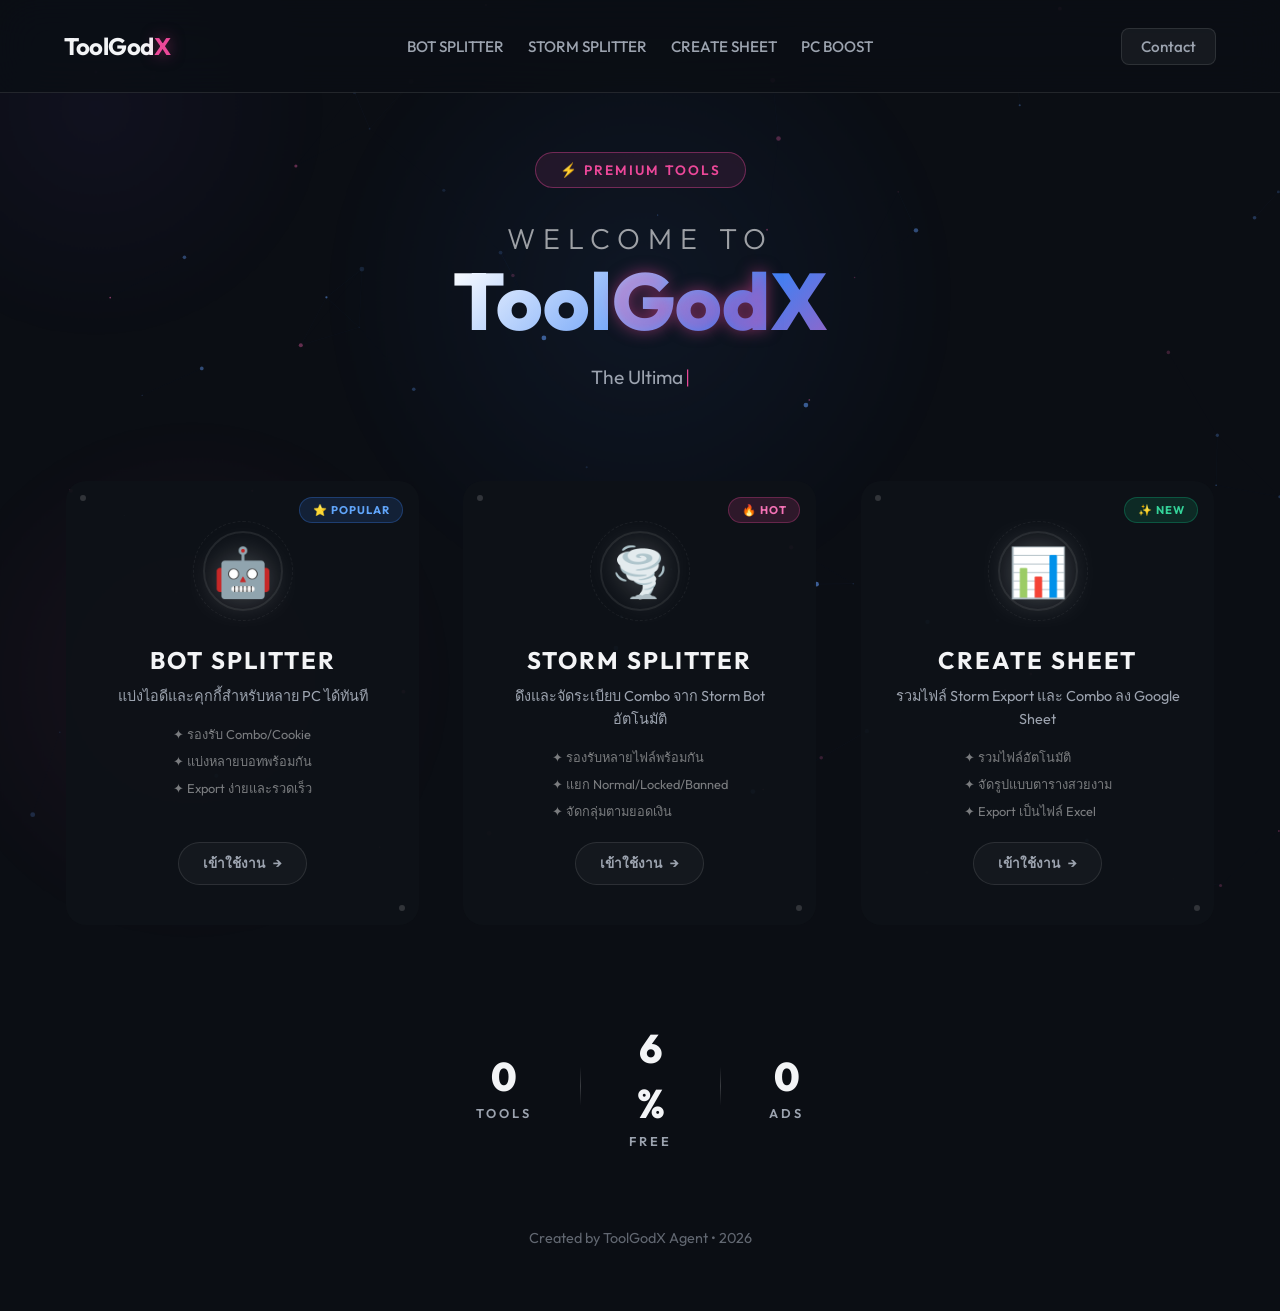
<file: index.html>
<!DOCTYPE html>
<html lang="th">

<head>
    <meta charset="UTF-8">
    <meta name="viewport" content="width=device-width, initial-scale=1.0">
    <meta name="description"
        content="ToolGodX - The Ultimate Tool Suite for Botting. Access ID Splitter and Storm Splitter.">
    <meta name="keywords" content="ToolGodX, ID Splitter, Storm Splitter, Bot Tools">
    <meta name="theme-color" content="#3b82f6">
    <title>ToolGodX - Home</title>
    <link rel="preconnect" href="https://fonts.googleapis.com">
    <link rel="preconnect" href="https://fonts.gstatic.com" crossorigin>
    <link href="https://fonts.googleapis.com/css2?family=Outfit:wght@300;400;600;700;800&display=swap" rel="stylesheet">
    <link rel="stylesheet" href="style.css">
    <script src="home.js" defer></script>
</head>

<body>
    <!-- Particle Canvas -->
    <canvas id="particleCanvas"></canvas>

    <!-- Animated Background Blobs -->
    <div class="background-glob home-glob"></div>
    <div class="background-glob home-glob-2"></div>
    <div class="background-glob home-glob-3"></div>

    <nav class="navbar">
        <div class="nav-container">
            <a href="index.html" class="nav-logo">
                ToolGod<span class="accent">X</span>
            </a>
            <ul class="nav-menu">
                <li><a href="bot.html" class="nav-link">BOT SPLITTER</a></li>
                <li><a href="storm.html" class="nav-link">STORM SPLITTER</a></li>
                <li><a href="create_sheet.html" class="nav-link">CREATE SHEET</a></li>
                <li><a href="pcboost.html" class="nav-link">PC BOOST</a></li>
            </ul>
            <a href="#" class="nav-link contact-btn">Contact</a>
        </div>
    </nav>

    <div class="home-container">
        <!-- Hero Section -->
        <header class="hero-section">
            <div class="hero-badge">⚡ PREMIUM TOOLS</div>
            <h1 class="hero-title">
                <span class="hero-line-1">WELCOME TO</span>
                <span class="hero-line-2">Tool<span class="accent">God</span>X</span>
            </h1>
            <p class="hero-subtitle">
                <span id="typingText"></span><span class="typing-cursor">|</span>
            </p>
        </header>

        <!-- Feature Cards -->
        <main class="feature-grid">
            <!-- Bot Splitter Card -->
            <a href="bot.html" class="feature-card-wrapper bot-wrapper" id="botCard">
                <div class="card-border-glow"></div>
                <div class="feature-card bot-card">
                    <div class="card-shine"></div>
                    <div class="card-corner card-corner-tl"></div>
                    <div class="card-corner card-corner-br"></div>
                    <div class="card-status-badge bot-badge">⭐ POPULAR</div>
                    <div class="card-content">
                        <div class="card-icon-wrapper">
                            <div class="card-icon">🤖</div>
                            <div class="card-icon-ring"></div>
                            <div class="card-icon-ring card-icon-ring-2"></div>
                        </div>
                        <h2>BOT SPLITTER</h2>
                        <p>แบ่งไอดีและคุกกี้สำหรับหลาย PC ได้ทันที</p>
                        <ul class="card-features">
                            <li>✦ รองรับ Combo/Cookie</li>
                            <li>✦ แบ่งหลายบอทพร้อมกัน</li>
                            <li>✦ Export ง่ายและรวดเร็ว</li>
                        </ul>
                        <div class="card-cta">
                            <span>เข้าใช้งาน</span>
                            <span class="cta-arrow">→</span>
                        </div>
                    </div>
                    <div class="card-glow"></div>
                </div>
            </a>

            <!-- Storm Splitter Card -->
            <a href="storm.html" class="feature-card-wrapper storm-wrapper" id="stormCard">
                <div class="card-border-glow"></div>
                <div class="feature-card storm-card">
                    <div class="card-shine"></div>
                    <div class="card-corner card-corner-tl"></div>
                    <div class="card-corner card-corner-br"></div>
                    <div class="card-status-badge storm-badge">🔥 HOT</div>
                    <div class="card-content">
                        <div class="card-icon-wrapper">
                            <div class="card-icon">🌪️</div>
                            <div class="card-icon-ring"></div>
                            <div class="card-icon-ring card-icon-ring-2"></div>
                        </div>
                        <h2>STORM SPLITTER</h2>
                        <p>ดึงและจัดระเบียบ Combo จาก Storm Bot อัตโนมัติ</p>
                        <ul class="card-features">
                            <li>✦ รองรับหลายไฟล์พร้อมกัน</li>
                            <li>✦ แยก Normal/Locked/Banned</li>
                            <li>✦ จัดกลุ่มตามยอดเงิน</li>
                        </ul>
                        <div class="card-cta">
                            <span>เข้าใช้งาน</span>
                            <span class="cta-arrow">→</span>
                        </div>
                    </div>
                    <div class="card-glow"></div>
                </div>
            </a>

            <!-- Create Sheet Card -->
            <a href="create_sheet.html" class="feature-card-wrapper sheet-wrapper" id="sheetCard">
                <div class="card-border-glow"></div>
                <div class="feature-card sheet-card">
                    <div class="card-shine"></div>
                    <div class="card-corner card-corner-tl"></div>
                    <div class="card-corner card-corner-br"></div>
                    <div class="card-status-badge sheet-badge">✨ NEW</div>
                    <div class="card-content">
                        <div class="card-icon-wrapper">
                            <div class="card-icon">📊</div>
                            <div class="card-icon-ring"></div>
                            <div class="card-icon-ring card-icon-ring-2"></div>
                        </div>
                        <h2>CREATE SHEET</h2>
                        <p>รวมไฟล์ Storm Export และ Combo ลง Google Sheet</p>
                        <ul class="card-features">
                            <li>✦ รวมไฟล์อัตโนมัติ</li>
                            <li>✦ จัดรูปแบบตารางสวยงาม</li>
                            <li>✦ Export เป็นไฟล์ Excel</li>
                        </ul>
                        <div class="card-cta">
                            <span>เข้าใช้งาน</span>
                            <span class="cta-arrow">→</span>
                        </div>
                    </div>
                    <div class="card-glow"></div>
                </div>
            </a>
        </main>

        <!-- Stats Section -->
        <section class="stats-section">
            <div class="stat-item">
                <span class="stat-number" data-target="3">0</span>
                <span class="stat-label">TOOLS</span>
            </div>
            <div class="stat-divider"></div>
            <div class="stat-item">
                <span class="stat-number" data-target="100">0</span><span class="stat-suffix">%</span>
                <span class="stat-label">FREE</span>
            </div>
            <div class="stat-divider"></div>
            <div class="stat-item">
                <span class="stat-number" data-target="0">0</span>
                <span class="stat-label">ADS</span>
            </div>
        </section>

        <footer>
            <p>Created by ToolGodX Agent &bull; 2026</p>
        </footer>
    </div>
</body>

</html>
</file>
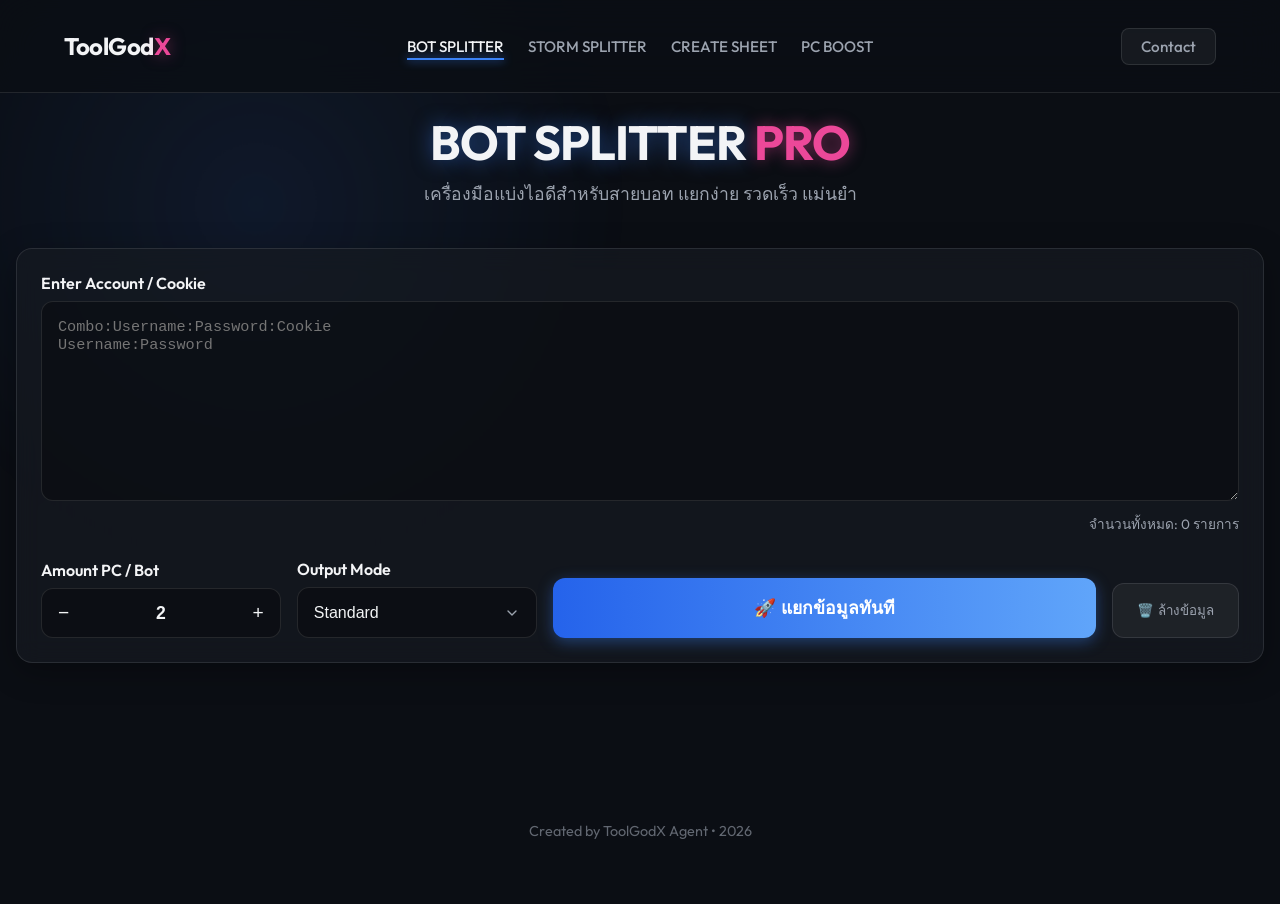
<file: bot.html>
<!DOCTYPE html>
<html lang="th">

<head>
    <meta charset="UTF-8">
    <meta name="viewport" content="width=device-width, initial-scale=1.0">
    <meta name="description"
        content="ToolGodX - Premium ID/Cookie Splitter Tool for Bots. Fast, secure, and easy to use.">
    <meta name="keywords" content="ID Splitter, Cookie Splitter, Bot Tool, ToolGodX, Text Splitter">
    <meta name="theme-color" content="#3b82f6">
    <meta property="og:title" content="ToolGodX - ID Splitter Pro">
    <meta property="og:description" content="The ultimate tool for splitting accounts and cookies for multiple bots.">
    <meta property="og:type" content="website">
    <title>ToolGodX - ID Splitter</title>
    <link rel="preconnect" href="https://fonts.googleapis.com">
    <link rel="preconnect" href="https://fonts.gstatic.com" crossorigin>
    <link href="https://fonts.googleapis.com/css2?family=Outfit:wght@300;400;600;700&display=swap" rel="stylesheet">
    <link rel="stylesheet" href="style.css">
    <script src="script.js" defer></script>
</head>

<body>
    <div class="background-glob"></div>

    <nav class="navbar">
        <div class="nav-container">
            <a href="index.html" class="nav-logo">
                ToolGod<span class="accent">X</span>
            </a>
            <ul class="nav-menu">
                <li><a href="bot.html" class="nav-link active">BOT SPLITTER</a></li>
                <li><a href="storm.html" class="nav-link">STORM SPLITTER</a></li>
                <li><a href="create_sheet.html" class="nav-link">CREATE SHEET</a></li>
                <li><a href="pcboost.html" class="nav-link">PC BOOST</a></li>
            </ul>
            <a href="#" class="nav-link contact-btn">Contact</a>
        </div>
    </nav>

    <div class="container">
        <header>
            <h1 class="glow-text">BOT SPLITTER <span class="accent">PRO</span></h1>
            <p class="subtitle">เครื่องมือแบ่งไอดีสำหรับสายบอท แยกง่าย รวดเร็ว แม่นยำ</p>
        </header>

        <main>
            <div class="card input-card">
                <div class="form-group">
                    <label for="inputText">Enter Account / Cookie</label>
                    <textarea id="inputText"
                        placeholder="Combo:Username:Password:Cookie&#10;Username:Password"></textarea>
                    <div class="meta-info" id="lineCount">จำนวนทั้งหมด: 0 รายการ</div>
                </div>

                <div class="controls">
                    <div class="control-group">
                        <label for="splitCount">Amount PC / Bot</label>
                        <div class="number-input">
                            <button id="decBtn">−</button>
                            <input type="number" id="splitCount" value="2" min="1" max="100">
                            <button id="incBtn">+</button>
                        </div>
                    </div>

                    <div class="control-group">
                        <label for="outputMode">Output Mode</label>
                        <select id="outputMode" class="styled-select">
                            <option value="cards">Standard</option>
                            <option value="single">Visual Code</option>
                        </select>
                    </div>

                    <button id="splitBtn" class="action-btn btn-animate-blue">
                        <span class="btn-text">🚀 แยกข้อมูลทันที</span>
                    </button>
                    <button id="clearBtn" class="secondary-btn">🗑️ ล้างข้อมูล</button>
                </div>
            </div>

            <div id="resultsArea" class="results-grid">
                <!-- Results will be generated here -->
            </div>
        </main>

        <footer>
            <p>Created by ToolGodX Agent &bull; 2026</p>
        </footer>
    </div>
</body>

</html>
</file>
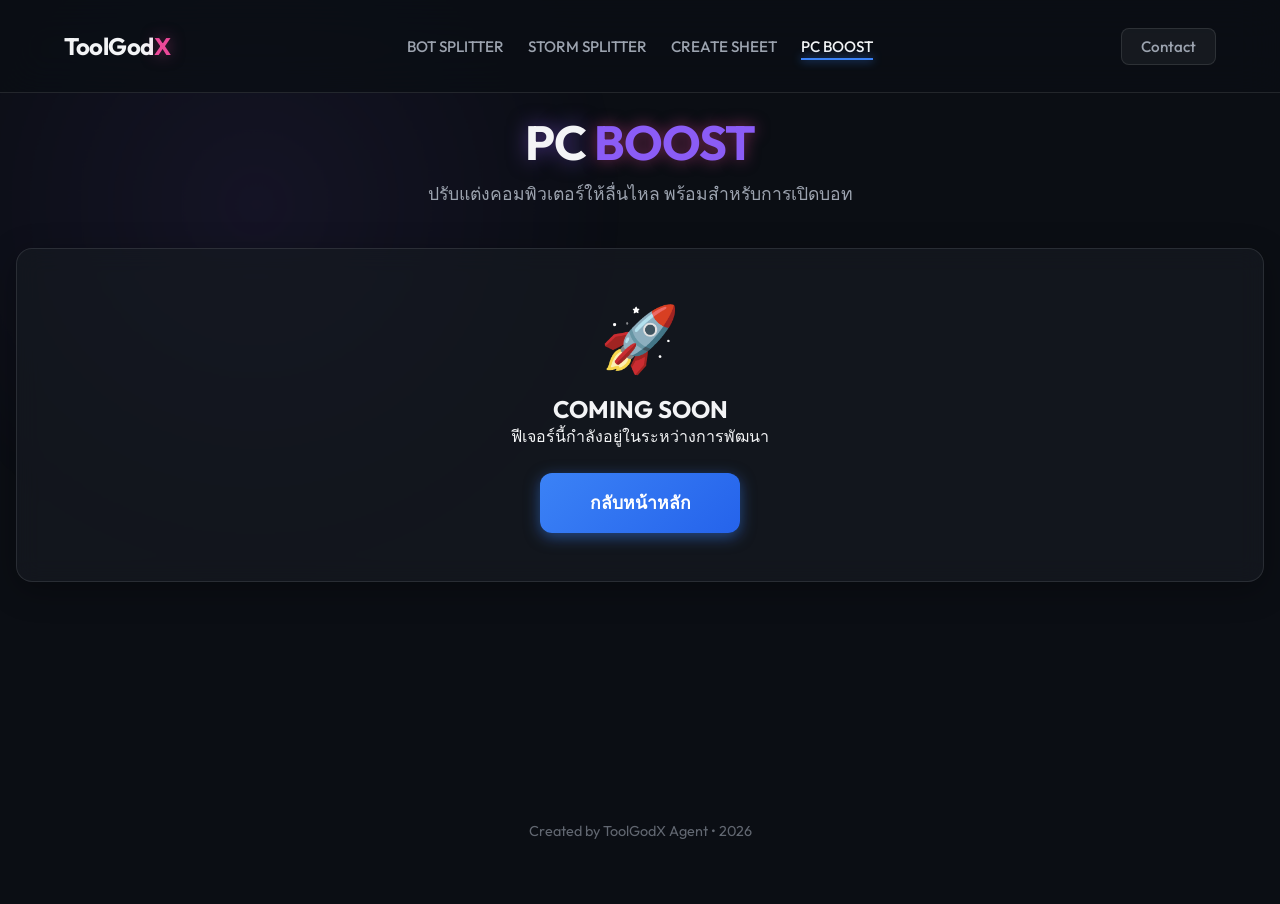
<file: pcboost.html>
<!DOCTYPE html>
<html lang="th">

<head>
    <meta charset="UTF-8">
    <meta name="viewport" content="width=device-width, initial-scale=1.0">
    <meta name="description" content="ToolGodX - PCBOOST. Boost your PC performance for botting.">
    <meta name="theme-color" content="#8b5cf6">
    <title>ToolGodX - PCBOOST</title>
    <link rel="preconnect" href="https://fonts.googleapis.com">
    <link rel="preconnect" href="https://fonts.gstatic.com" crossorigin>
    <link href="https://fonts.googleapis.com/css2?family=Outfit:wght@300;400;600;700&display=swap" rel="stylesheet">
    <link rel="stylesheet" href="style.css">
</head>

<body>
    <div class="background-glob"
        style="background: radial-gradient(circle, rgba(139, 92, 246, 0.4) 0%, transparent 70%);"></div>

    <nav class="navbar">
        <div class="nav-container">
            <a href="index.html" class="nav-logo">
                ToolGod<span class="accent">X</span>
            </a>
            <ul class="nav-menu">
                <li><a href="bot.html" class="nav-link">BOT SPLITTER</a></li>
                <li><a href="storm.html" class="nav-link">STORM SPLITTER</a></li>
                <li><a href="create_sheet.html" class="nav-link">CREATE SHEET</a></li>
                <li><a href="pcboost.html" class="nav-link active">PC BOOST</a></li>
            </ul>
            <a href="#" class="nav-link contact-btn">Contact</a>
        </div>
    </nav>

    <div class="container">
        <header>
            <h1 class="glow-text" style="text-shadow: 0 0 20px rgba(139, 92, 246, 0.5);">PC<span class="accent"
                    style="color: #8b5cf6;"> BOOST</span></h1>
            <p class="subtitle">ปรับแต่งคอมพิวเตอร์ให้ลื่นไหล พร้อมสำหรับการเปิดบอท</p>
        </header>

        <main>
            <div class="card" style="text-align: center; padding: 3rem;">
                <div style="font-size: 4rem; margin-bottom: 1rem;">🚀</div>
                <h2>COMING SOON</h2>
                <p>ฟีเจอร์นี้กำลังอยู่ในระหว่างการพัฒนา</p>
                <a href="index.html" class="action-btn btn-animate-purple"
                    style="display: inline-block; margin-top: 1.5rem; text-decoration: none;">
                    <span class="btn-text">กลับหน้าหลัก</span>
                </a>
            </div>
        </main>

        <footer>
            <p>Created by ToolGodX Agent &bull; 2026</p>
        </footer>
    </div>
</body>

</html>
</file>
<file: style.css>
:root {
    --bg-color: #0b0e14;
    --card-bg: rgba(22, 27, 34, 0.7);
    --primary: #3b82f6;
    --primary-glow: rgba(59, 130, 246, 0.5);
    --accent: #ec4899;
    --accent-glow: rgba(236, 72, 153, 0.5);
    --text-main: #f3f4f6;
    --text-muted: #9ca3af;
    --border: rgba(255, 255, 255, 0.1);
    --success: #10b981;
}

* {
    box-sizing: border-box;
    margin: 0;
    padding: 0;
}

html {
    scroll-behavior: smooth;
}

body {
    font-family: 'Outfit', sans-serif;
    background-color: var(--bg-color);
    color: var(--text-main);
    min-height: 100vh;
    display: flex;
    justify-content: center;
    padding: 2rem 1rem;
    overflow-x: hidden;
    position: relative;
}

/* Dynamic background blob */
.background-glob {
    position: fixed;
    top: -20%;
    left: -10%;
    width: 60vw;
    height: 60vw;
    background: radial-gradient(circle, var(--primary-glow) 0%, transparent 70%);
    opacity: 0.2;
    z-index: -1;
    pointer-events: none;
    animation: pulse 10s infinite alternate;
    will-change: transform, opacity;
}

@keyframes pulse {
    0% {
        transform: scale(1);
        opacity: 0.2;
    }

    100% {
        transform: scale(1.1);
        opacity: 0.3;
    }
}

/* Navbar */
.navbar {
    background: rgba(11, 14, 20, 0.8);
    backdrop-filter: blur(20px);
    -webkit-backdrop-filter: blur(20px);
    border-bottom: 1px solid var(--border);
    position: fixed;
    top: 0;
    left: 0;
    width: 100%;
    z-index: 1000;
    padding: 1rem 0;
}

.nav-container {
    max-width: 1200px;
    margin: 0 auto;
    padding: 0 1.5rem;
    display: flex;
    justify-content: center;
    align-items: center;
    position: relative;
    height: 60px;
    /* Ensure height for absolute positioning context */
}

.nav-logo {
    font-size: 1.5rem;
    font-weight: 700;
    color: var(--text-main);
    text-decoration: none;
    letter-spacing: -0.5px;
    position: absolute;
    left: 1.5rem;
}

.nav-menu {
    display: flex;
    list-style: none;
    gap: 1.5rem;
    align-items: center;
    justify-content: center;
    transition: transform 0.3s;
}

.nav-link {
    color: var(--text-muted);
    text-decoration: none;
    font-weight: 500;
    font-size: 0.95rem;
    transition: color 0.2s;
    position: relative;
}

.nav-link:hover,
.nav-link.active {
    color: var(--text-main);
}

.nav-link.active::after {
    content: '';
    position: absolute;
    bottom: -4px;
    left: 0;
    width: 100%;
    height: 2px;
    background: var(--primary);
    box-shadow: 0 0 10px var(--primary);
}

.contact-btn {
    border: 1px solid var(--border);
    padding: 0.5rem 1.2rem;
    border-radius: 8px;
    background: rgba(255, 255, 255, 0.05);
    position: absolute;
    right: 1.5rem;
}

.contact-btn:hover {
    background: rgba(255, 255, 255, 0.1);
    color: var(--primary);
    border-color: var(--primary);
}

.container {
    width: 100%;
    max-width: 1400px;
    z-index: 1;
    margin-top: 80px;
    /* Offset for fixed navbar */
    display: flex;
    flex-direction: column;
    min-height: calc(100vh - 140px);
}

header {
    text-align: center;
    margin-bottom: 2.5rem;
}

.glow-text {
    font-size: clamp(1.8rem, 8vw, 3rem);
    font-weight: 700;
    letter-spacing: -1px;
    text-shadow: 0 0 20px var(--primary-glow);
    margin-bottom: 0.5rem;
}

.accent {
    color: var(--accent);
    text-shadow: 0 0 15px var(--accent-glow);
}

.subtitle {
    color: var(--text-muted);
    font-size: 1.1rem;
}

/* Card Styling */
.card {
    background: var(--card-bg);
    backdrop-filter: blur(12px);
    -webkit-backdrop-filter: blur(12px);
    border: 1px solid var(--border);
    border-radius: 16px;
    padding: 1.5rem;
    box-shadow: 0 8px 32px rgba(0, 0, 0, 0.3);
    margin-bottom: 2rem;
}

.grid-2-col {
    display: grid;
    grid-template-columns: 1fr 1fr;
    gap: 1.5rem;
    margin-bottom: 2rem;
}

@media (max-width: 768px) {
    .grid-2-col {
        grid-template-columns: 1fr;
    }
}

/* Inputs */
.form-group {
    margin-bottom: 1.5rem;
}

label {
    display: block;
    margin-bottom: 0.5rem;
    font-weight: 600;
    color: var(--text-main);
}

textarea {
    width: 100%;
    height: 200px;
    background: rgba(0, 0, 0, 0.3);
    border: 1px solid var(--border);
    border-radius: 12px;
    padding: 1rem;
    color: var(--text-main);
    font-family: 'Consolas', monospace;
    font-size: 0.95rem;
    resize: vertical;
    transition: border-color 0.2s, box-shadow 0.2s;
}

#stormInput,
#comboInput {
    height: 120px;
}

textarea:focus {
    outline: none;
    border-color: var(--primary);
    box-shadow: 0 0 0 2px var(--primary-glow);
}

.meta-info {
    text-align: right;
    font-size: 0.85rem;
    color: var(--text-muted);
    margin-top: 0.5rem;
}

.compact-settings {
    max-width: 400px;
    margin: 0 auto 1.5rem auto;
    text-align: left;
}

.neon-input {
    border: 1px solid rgba(16, 185, 129, 0.5) !important;
    box-shadow: 0 0 10px rgba(16, 185, 129, 0.2);
    transition: all 0.3s ease;
}

.neon-input:focus {
    border-color: #10b981 !important;
    box-shadow: 0 0 15px rgba(16, 185, 129, 0.4), inset 0 0 10px rgba(16, 185, 129, 0.1);
}

/* Controls */
.controls {
    display: flex;
    gap: 1rem;
    align-items: flex-end;
    flex-wrap: wrap;
}

.control-group {
    flex: 1;
    min-width: 200px;
}

.number-input {
    display: flex;
    align-items: center;
    background: rgba(0, 0, 0, 0.3);
    border-radius: 12px;
    border: 1px solid var(--border);
    overflow: hidden;
}

.number-input button {
    background: transparent;
    border: none;
    color: var(--text-main);
    padding: 0.8rem 1rem;
    font-size: 1.2rem;
    cursor: pointer;
    transition: background 0.2s;
}

.number-input button:hover {
    background: rgba(255, 255, 255, 0.1);
}

.number-input input {
    flex: 1;
    background: transparent;
    border: none;
    color: var(--text-main);
    text-align: center;
    font-size: 1.1rem;
    font-weight: 600;
    padding: 0.8rem 0;
    -moz-appearance: textfield;
    appearance: textfield;

}

.number-input input::-webkit-outer-spin-button,
.number-input input::-webkit-inner-spin-button {
    -webkit-appearance: none;
    margin: 0;
}

.styled-select {
    width: 100%;
    background: rgba(0, 0, 0, 0.3);
    border: 1px solid var(--border);
    border-radius: 12px;
    padding: 1rem;
    color: var(--text-main);
    font-size: 1rem;
    cursor: pointer;
    appearance: none;
    -webkit-appearance: none;
    background-image: url("data:image/svg+xml,%3Csvg xmlns='http://www.w3.org/2000/svg' width='24' height='24' viewBox='0 0 24 24' fill='none' stroke='%239ca3af' stroke-width='2' stroke-linecap='round' stroke-linejoin='round'%3E%3Cpolyline points='6 9 12 15 18 9'%3E%3C/polyline%3E%3C/svg%3E");
    background-repeat: no-repeat;
    background-position: right 1rem center;
    background-size: 1rem;
}

.styled-select:focus {
    outline: none;
    border-color: var(--primary);
}

.action-btn {
    flex: 2;
    background: linear-gradient(135deg, var(--primary), #2563eb);
    color: white;
    border: none;
    border-radius: 12px;
    padding: 1rem 2rem;
    font-size: 1.1rem;
    font-weight: 600;
    cursor: pointer;
    transition: transform 0.2s, box-shadow 0.2s;
    min-width: 200px;
    box-shadow: 0 4px 15px var(--primary-glow);
}

.action-btn:hover {
    transform: translateY(-2px);
    box-shadow: 0 6px 20px var(--primary-glow);
}

.secondary-btn {
    background: rgba(255, 255, 255, 0.05);
    color: var(--text-muted);
    border: 1px solid var(--border);
    border-radius: 12px;
    padding: 1rem 1.5rem;
    cursor: pointer;
    transition: all 0.2s;
}

.secondary-btn:hover {
    background: rgba(239, 68, 68, 0.1);
    color: #ef4444;
    border-color: rgba(239, 68, 68, 0.3);
}

@keyframes gradientMove {
    0% {
        background-position: 0% 50%;
    }

    100% {
        background-position: 100% 50%;
    }
}

.btn-animate-green {
    background: linear-gradient(270deg, #10b981, #059669, #34d399, #059669);
    background-size: 300% 300%;
    animation: gradientMove 3s linear infinite;
    box-shadow: 0 4px 15px rgba(16, 185, 129, 0.4);
    border: none;
    color: white;
    will-change: background-position;
}

.btn-animate-green:hover {
    box-shadow: 0 6px 20px rgba(16, 185, 129, 0.6);
}

.btn-animate-blue {
    background: linear-gradient(270deg, #3b82f6, #2563eb, #60a5fa, #2563eb);
    background-size: 300% 300%;
    animation: gradientMove 3s linear infinite;
    box-shadow: 0 4px 15px rgba(59, 130, 246, 0.4);
    border: none;
    color: white;
    will-change: background-position;
}

.btn-animate-blue:hover {
    box-shadow: 0 6px 20px rgba(59, 130, 246, 0.6);
}

.btn-animate-pink {
    background: linear-gradient(270deg, #ec4899, #be185d, #f472b6, #be185d);
    background-size: 300% 300%;
    animation: gradientMove 3s linear infinite;
    box-shadow: 0 4px 15px rgba(236, 72, 153, 0.4);
    border: none;
    color: white;
    will-change: background-position;
}

.btn-animate-pink:hover {
    box-shadow: 0 6px 20px rgba(236, 72, 153, 0.6);
}

/* Results Grid */
.results-grid {
    display: grid;
    grid-template-columns: repeat(4, 1fr);
    gap: 1.5rem;
    margin-bottom: 3rem;
}

.result-card {
    background: var(--card-bg);
    border: 1px solid var(--border);
    border-radius: 12px;
    overflow: hidden;
    display: flex;
    flex-direction: column;
    animation: fadeIn 0.4s ease-out backwards;
    /* Performance Optimization: Skip rendering off-screen content */
    content-visibility: auto;
    contain-intrinsic-size: 1px 250px;
    /* Approximate height of a card */
}

@keyframes fadeIn {
    from {
        opacity: 0;
        transform: translateY(10px);
    }

    to {
        opacity: 1;
        transform: translateY(0);
    }
}

.result-header {
    background: rgba(255, 255, 255, 0.03);
    padding: 0.5rem 1rem;
    display: flex;
    justify-content: space-between;
    align-items: center;
    border-bottom: 1px solid var(--border);
}

.result-header .copy-btn {
    width: auto;
    margin-top: 0;
    padding: 0.4rem 1rem;
    font-size: 0.9rem;
}

.result-title {
    font-weight: 600;
    color: var(--primary);
}

.count-badge {
    background: rgba(255, 255, 255, 0.1);
    padding: 0.2rem 0.6rem;
    border-radius: 20px;
    font-size: 0.8rem;
    color: var(--text-muted);
}

.table-container {
    max-height: 200px;
    overflow-y: auto;
    border-bottom: 1px solid var(--border);
}

.result-body {
    padding: 1rem;
}

.result-textarea {
    width: 100%;
    height: 120px;
    background: rgba(0, 0, 0, 0.2);
    border: 1px solid transparent;
    border-radius: 8px;
    padding: 0.8rem;
    color: var(--text-muted);
    font-family: 'Consolas', monospace;
    font-size: 0.85rem;
    resize: none;
}

.copy-btn {
    width: 100%;
    margin-top: 0.8rem;
    background: rgba(255, 255, 255, 0.05);
    border: 1px solid var(--border);
    color: var(--text-main);
    padding: 0.8rem;
    border-radius: 8px;
    cursor: pointer;
    font-weight: 600;
    transition: all 0.2s;
    display: flex;
    align-items: center;
    justify-content: center;
    gap: 0.5rem;
}

.copy-btn:hover {
    background: rgba(255, 255, 255, 0.1);
    border-color: rgba(255, 255, 255, 0.2);
}

.copy-btn.copied {
    background: rgba(16, 185, 129, 0.2);
    color: var(--success);
    border-color: rgba(16, 185, 129, 0.4);
}

/* Filter Buttons */
.filter-btn {
    background: rgba(255, 255, 255, 0.05);
    border: 1px solid rgba(255, 255, 255, 0.1);
    color: var(--text-muted);
    padding: 0.6rem 1.2rem;
    border-radius: 8px;
    cursor: pointer;
    font-family: 'Outfit', sans-serif;
    font-size: 0.95rem;
    font-weight: 500;
    transition: all 0.3s cubic-bezier(0.4, 0, 0.2, 1);
    display: flex;
    align-items: center;
    gap: 0.5rem;
}

.filter-btn:hover {
    transform: translateY(-2px);
}

/* All */
.filter-btn[data-filter="all"].active {
    background: rgba(59, 130, 246, 0.2);
    border-color: #3b82f6;
    color: #3b82f6;
    box-shadow: 0 4px 12px rgba(59, 130, 246, 0.2);
}

/* Normal */
.filter-btn[data-filter="normal"].active {
    background: rgba(16, 185, 129, 0.2);
    border-color: #10b981;
    color: #10b981;
    box-shadow: 0 4px 12px rgba(16, 185, 129, 0.2);
}

/* Locked */
.filter-btn[data-filter="locked"].active {
    background: rgba(245, 158, 11, 0.2);
    border-color: #f59e0b;
    color: #f59e0b;
    box-shadow: 0 4px 12px rgba(245, 158, 11, 0.2);
}

/* Banned */
.filter-btn[data-filter="banned"].active {
    background: rgba(239, 68, 68, 0.2);
    border-color: #ef4444;
    color: #ef4444;
    box-shadow: 0 4px 12px rgba(239, 68, 68, 0.2);
}

.result-card.hidden {
    display: none !important;
}

footer {
    margin-top: auto;
    text-align: center;
    color: var(--text-muted);
    font-size: 0.9rem;
    opacity: 0.6;
    padding-top: 1rem;
    padding-bottom: 2rem;
}

@media (max-width: 1024px) {
    .results-grid {
        grid-template-columns: repeat(2, 1fr);
    }
}

@media (max-width: 600px) {
    .nav-menu {
        display: none;
        /* simple mobile fix for now, could add hamburger later */
    }

    .nav-container {
        justify-content: space-between;
    }

    .controls {
        flex-direction: column;
        align-items: stretch;
    }

    .action-btn {
        width: 100%;
    }

    .results-grid {
        grid-template-columns: 1fr;
    }

    .grid-2-col {
        grid-template-columns: 1fr;
    }
}

/* ========================================= */
/* HOME PAGE STYLES                          */
/* ========================================= */

/* Particle Canvas */
#particleCanvas {
    position: fixed;
    top: 0;
    left: 0;
    width: 100%;
    height: 100%;
    z-index: 0;
    pointer-events: none;
}

.home-container {
    width: 100%;
    max-width: 1200px;
    z-index: 1;
    margin-top: 120px;
    display: flex;
    flex-direction: column;
    align-items: center;
    min-height: calc(100vh - 160px);
    padding: 0 1.5rem;
}

/* Background Blobs - Enhanced */
.home-glob {
    background: radial-gradient(circle, rgba(59, 130, 246, 0.4) 0%, transparent 60%);
    top: -10%;
    left: 20%;
    animation: pulse 8s infinite alternate;
}

.home-glob-2 {
    background: radial-gradient(circle, rgba(236, 72, 153, 0.35) 0%, transparent 60%);
    top: 40%;
    right: -10%;
    width: 50vw;
    height: 50vw;
    animation: pulse 12s infinite alternate-reverse;
}

.home-glob-3 {
    background: radial-gradient(circle, rgba(139, 92, 246, 0.25) 0%, transparent 60%);
    bottom: -20%;
    left: -15%;
    width: 45vw;
    height: 45vw;
    animation: pulse 15s infinite alternate;
}

/* Hero Section */
.hero-section {
    text-align: center;
    margin-bottom: clamp(2rem, 8vw, 4rem);
    animation: slideDown 0.8s ease-out;
}

@keyframes slideDown {
    from {
        opacity: 0;
        transform: translateY(-30px);
    }

    to {
        opacity: 1;
        transform: translateY(0);
    }
}

/* Hero Badge */
.hero-badge {
    display: inline-block;
    padding: 0.5rem 1.5rem;
    border: 1px solid rgba(236, 72, 153, 0.4);
    border-radius: 999px;
    font-size: 0.85rem;
    font-weight: 600;
    color: var(--accent);
    background: rgba(236, 72, 153, 0.1);
    margin-bottom: 2rem;
    letter-spacing: 2px;
    animation: badgePulse 2s ease-in-out infinite;
}

@keyframes badgePulse {

    0%,
    100% {
        box-shadow: 0 0 0 0 rgba(236, 72, 153, 0.3);
    }

    50% {
        box-shadow: 0 0 20px 5px rgba(236, 72, 153, 0.15);
    }
}

/* Hero Title */
.hero-title {
    display: flex;
    flex-direction: column;
    gap: 0.3rem;
    margin-bottom: 1.5rem;
}

.hero-line-1 {
    font-size: clamp(1rem, 4vw, 1.8rem);
    font-weight: 300;
    letter-spacing: 8px;
    color: rgba(255, 255, 255, 0.6);
    text-transform: uppercase;
    animation: fadeSlideUp 0.6s ease-out 0.2s both;
}

.hero-line-2 {
    font-size: clamp(2.5rem, 10vw, 5rem);
    font-weight: 800;
    line-height: 1;
    background: linear-gradient(135deg, #fff 0%, #3b82f6 40%, #ec4899 70%, #fff 100%);
    background-size: 200% auto;
    -webkit-background-clip: text;
    background-clip: text;
    -webkit-text-fill-color: transparent;
    animation: fadeSlideUp 0.6s ease-out 0.4s both, shimmer 4s linear infinite;
}

@keyframes fadeSlideUp {
    from {
        opacity: 0;
        transform: translateY(20px);
    }

    to {
        opacity: 1;
        transform: translateY(0);
    }
}

@keyframes shimmer {
    0% {
        background-position: 0% center;
    }

    100% {
        background-position: 200% center;
    }
}

/* Hero Subtitle with Typing */
.hero-subtitle {
    font-size: 1.2rem;
    color: var(--text-muted);
    max-width: 600px;
    margin: 0 auto;
    min-height: 1.8em;
    animation: fadeSlideUp 0.6s ease-out 0.6s both;
}

.typing-cursor {
    display: inline-block;
    color: var(--accent);
    font-weight: 300;
    animation: blink 0.8s step-end infinite;
    margin-left: 2px;
}

@keyframes blink {

    0%,
    100% {
        opacity: 1;
    }

    50% {
        opacity: 0;
    }
}

/* Feature Grid */
.feature-grid {
    display: grid;
    grid-template-columns: repeat(auto-fit, minmax(280px, 1fr));
    gap: 2.5rem;
    width: 100%;
    padding: 1rem 0;
    margin-bottom: 3rem;
}

/* ---- Card Wrapper with Animated Gradient Border ---- */
.feature-card-wrapper {
    position: relative;
    border-radius: 22px;
    padding: 2px;
    text-decoration: none;
    display: block;
    animation: cardEntrance 0.7s ease-out both;
}

.card-border-glow {
    position: absolute;
    inset: 0;
    border-radius: 22px;
    background: conic-gradient(from var(--border-angle, 0deg),
            transparent 0%,
            transparent 25%,
            rgba(255, 255, 255, 0.15) 50%,
            transparent 75%,
            transparent 100%);
    z-index: 0;
    opacity: 0;
    transition: opacity 0.5s;
    animation: rotateBorder 4s linear infinite;
}

.feature-card-wrapper:hover .card-border-glow {
    opacity: 1;
}

@property --border-angle {
    syntax: '<angle>';
    initial-value: 0deg;
    inherits: false;
}

@keyframes rotateBorder {
    to {
        --border-angle: 360deg;
    }
}

.bot-wrapper:hover .card-border-glow {
    background: conic-gradient(from var(--border-angle, 0deg),
            transparent 0%,
            transparent 20%,
            rgba(59, 130, 246, 0.6) 35%,
            rgba(59, 130, 246, 0.8) 50%,
            rgba(59, 130, 246, 0.6) 65%,
            transparent 80%,
            transparent 100%);
}

.storm-wrapper:hover .card-border-glow {
    background: conic-gradient(from var(--border-angle, 0deg),
            transparent 0%,
            transparent 20%,
            rgba(236, 72, 153, 0.6) 35%,
            rgba(236, 72, 153, 0.8) 50%,
            rgba(236, 72, 153, 0.6) 65%,
            transparent 80%,
            transparent 100%);
}

@keyframes cardEntrance {
    from {
        opacity: 0;
        transform: translateY(40px) scale(0.95);
    }

    to {
        opacity: 1;
        transform: translateY(0) scale(1);
    }
}

/* ---- Feature Card (inner) ---- */
.feature-card {
    --mouse-x: 50%;
    --mouse-y: 50%;
    position: relative;
    background: rgba(14, 18, 24, 0.95);
    border-radius: 20px;
    padding: 2.5rem 2rem;
    color: var(--text-main);
    display: flex;
    flex-direction: column;
    align-items: center;
    text-align: center;
    transition: all 0.4s cubic-bezier(0.175, 0.885, 0.32, 1.275);
    overflow: hidden;
    backdrop-filter: blur(12px);
    z-index: 1;
    height: 100%;
    /* Ensure full height */
}



/* Card Shine (mouse-tracking) */
.card-shine {
    position: absolute;
    top: 0;
    left: 0;
    width: 100%;
    height: 100%;
    background: radial-gradient(350px circle at var(--mouse-x) var(--mouse-y),
            rgba(255, 255, 255, 0.07),
            transparent 60%);
    z-index: 1;
    pointer-events: none;
    opacity: 0;
    transition: opacity 0.3s;
}

.feature-card-wrapper:hover .card-shine {
    opacity: 1;
}

/* ---- Corner Decorations ---- */
.card-corner {
    position: absolute;
    width: 6px;
    height: 6px;
    border-radius: 50%;
    background: rgba(255, 255, 255, 0.15);
    z-index: 3;
    transition: all 0.5s;
}

.card-corner-tl {
    top: 14px;
    left: 14px;
}

.card-corner-br {
    bottom: 14px;
    right: 14px;
}

.feature-card-wrapper:hover .card-corner {
    background: rgba(255, 255, 255, 0.4);
    box-shadow: 0 0 8px rgba(255, 255, 255, 0.3);
}

.bot-wrapper:hover .card-corner {
    background: var(--primary);
    box-shadow: 0 0 12px var(--primary-glow);
}

.storm-wrapper:hover .card-corner {
    background: var(--accent);
    box-shadow: 0 0 12px var(--accent-glow);
}

/* ---- Status Badge ---- */
.card-status-badge {
    position: absolute;
    top: 16px;
    right: 16px;
    padding: 0.3rem 0.8rem;
    border-radius: 999px;
    font-size: 0.7rem;
    font-weight: 700;
    letter-spacing: 1px;
    z-index: 3;
    animation: badgeFloat 3s ease-in-out infinite;
}

@keyframes badgeFloat {

    0%,
    100% {
        transform: translateY(0);
    }

    50% {
        transform: translateY(-3px);
    }
}

.bot-badge {
    background: rgba(59, 130, 246, 0.15);
    color: #60a5fa;
    border: 1px solid rgba(59, 130, 246, 0.3);
}

.storm-badge {
    background: rgba(236, 72, 153, 0.15);
    color: #f472b6;
    border: 1px solid rgba(236, 72, 153, 0.3);
}

/* ---- Card Content ---- */
.card-content {
    z-index: 2;
    position: relative;
    flex: 1;
    /* Take available space */
    display: flex;
    flex-direction: column;
    align-items: center;
    width: 100%;
}

/* ---- Icon Wrapper with Dual Rings ---- */
.card-icon-wrapper {
    position: relative;
    display: inline-flex;
    align-items: center;
    justify-content: center;
    margin-bottom: 1.5rem;
    width: 100px;
    height: 100px;
}

.card-icon {
    font-size: 3rem;
    filter: drop-shadow(0 0 15px rgba(255, 255, 255, 0.25));
    transition: transform 0.5s cubic-bezier(0.175, 0.885, 0.32, 1.275);
    z-index: 2;
}

.card-icon-ring {
    position: absolute;
    width: 80px;
    height: 80px;
    border-radius: 50%;
    border: 2px solid rgba(255, 255, 255, 0.08);
    transition: all 0.5s ease;
}

.card-icon-ring-2 {
    width: 100px;
    height: 100px;
    border: 1px dashed rgba(255, 255, 255, 0.06);
    animation: spinRing 20s linear infinite;
}

@keyframes spinRing {
    to {
        transform: rotate(360deg);
    }
}

.feature-card-wrapper:hover .card-icon-ring {
    transform: scale(1.15);
    border-color: rgba(255, 255, 255, 0.25);
}

.feature-card-wrapper:hover .card-icon-ring-2 {
    border-color: rgba(255, 255, 255, 0.15);
    animation-duration: 6s;
}

.feature-card h2 {
    font-size: 1.5rem;
    font-weight: 700;
    margin-bottom: 0.6rem;
    letter-spacing: 2px;
    transition: all 0.3s;
}

.feature-card p {
    color: var(--text-muted);
    line-height: 1.6;
    font-size: 0.9rem;
    margin-bottom: 1rem;
}

/* ---- Feature List ---- */
.card-features {
    list-style: none;
    text-align: left;
    padding: 0;
    margin: 0 0 1.2rem 0;
    display: flex;
    flex-direction: column;
    gap: 0.4rem;
}

.card-features li {
    font-size: 0.8rem;
    color: rgba(255, 255, 255, 0.45);
    transition: color 0.3s;
}

.feature-card-wrapper:hover .card-features li {
    color: rgba(255, 255, 255, 0.7);
}

/* ---- CTA Button ---- */
.card-cta {
    display: flex;
    align-items: center;
    gap: 0.5rem;
    padding: 0.6rem 1.5rem;
    margin-top: auto;
    /* Push to bottom */
    border-radius: 999px;
    border: 1px solid rgba(255, 255, 255, 0.1);
    background: rgba(255, 255, 255, 0.03);
    font-size: 0.85rem;
    font-weight: 600;
    color: var(--text-muted);
    transition: all 0.4s;
}

.cta-arrow {
    transition: transform 0.3s;
    display: inline-block;
}

.feature-card-wrapper:hover .card-cta {
    color: #fff;
    border-color: rgba(255, 255, 255, 0.3);
    background: rgba(255, 255, 255, 0.08);
}

.feature-card-wrapper:hover .cta-arrow {
    transform: translateX(4px);
}

/* ---- Card Glow (bottom gradient) ---- */
.card-glow {
    position: absolute;
    bottom: 0;
    left: 0;
    width: 100%;
    height: 60%;
    pointer-events: none;
    z-index: 0;
    opacity: 0;
    transition: opacity 0.5s;
}

/* ---- General Hover ---- */
.feature-card-wrapper:hover .feature-card {
    background: rgba(18, 22, 30, 0.98);
}

.feature-card-wrapper:hover .card-icon {
    transform: scale(1.2) rotate(5deg);
}

/* ---- Bot Card Hover ---- */
.bot-wrapper:hover .feature-card {
    box-shadow: inset 0 0 60px rgba(59, 130, 246, 0.04);
}

.bot-wrapper:hover h2 {
    color: var(--primary);
    text-shadow: 0 0 25px var(--primary-glow);
}

.bot-wrapper:hover .card-icon-ring {
    border-color: var(--primary);
    box-shadow: 0 0 25px var(--primary-glow);
}

.bot-wrapper:hover .card-icon-ring-2 {
    border-color: rgba(59, 130, 246, 0.3);
}

.bot-wrapper:hover .card-cta {
    border-color: rgba(59, 130, 246, 0.4);
    background: rgba(59, 130, 246, 0.1);
    color: #60a5fa;
}

.bot-wrapper:hover .card-glow {
    opacity: 1;
    background: linear-gradient(to top, rgba(59, 130, 246, 0.1), transparent);
}

/* ---- Storm Card Hover ---- */
.storm-wrapper:hover .feature-card {
    box-shadow: inset 0 0 60px rgba(236, 72, 153, 0.04);
}

.storm-wrapper:hover h2 {
    color: var(--accent);
    text-shadow: 0 0 25px var(--accent-glow);
}

.storm-wrapper:hover .card-icon-ring {
    border-color: var(--accent);
    box-shadow: 0 0 25px var(--accent-glow);
}

.storm-wrapper:hover .card-icon-ring-2 {
    border-color: rgba(236, 72, 153, 0.3);
}

.storm-wrapper:hover .card-cta {
    border-color: rgba(236, 72, 153, 0.4);
    background: rgba(236, 72, 153, 0.1);
    color: #f472b6;
}

.storm-wrapper:hover .card-glow {
    opacity: 1;
    background: linear-gradient(to top, rgba(236, 72, 153, 0.1), transparent);
}

/* ---- Sheet Card Hover ---- */
.sheet-wrapper:hover .card-border-glow {
    background: conic-gradient(from var(--border-angle, 0deg),
            transparent 0%,
            transparent 20%,
            rgba(16, 185, 129, 0.6) 35%,
            rgba(16, 185, 129, 0.8) 50%,
            rgba(16, 185, 129, 0.6) 65%,
            transparent 80%,
            transparent 100%);
}

.sheet-wrapper:hover .card-corner {
    background: #10b981;
    box-shadow: 0 0 12px rgba(16, 185, 129, 0.6);
}

.sheet-badge {
    background: rgba(16, 185, 129, 0.15);
    color: #34d399;
    border: 1px solid rgba(16, 185, 129, 0.3);
}

.sheet-wrapper:hover .feature-card {
    box-shadow: inset 0 0 60px rgba(16, 185, 129, 0.04);
}

.sheet-wrapper:hover h2 {
    color: #10b981;
    text-shadow: 0 0 25px rgba(16, 185, 129, 0.6);
}

.sheet-wrapper:hover .card-icon-ring {
    border-color: #10b981;
    box-shadow: 0 0 25px rgba(16, 185, 129, 0.6);
}

.sheet-wrapper:hover .card-icon-ring-2 {
    border-color: rgba(16, 185, 129, 0.3);
}

.sheet-wrapper:hover .card-cta {
    border-color: rgba(16, 185, 129, 0.4);
    background: rgba(16, 185, 129, 0.1);
    color: #34d399;
}

.sheet-wrapper:hover .card-glow {
    opacity: 1;
    background: linear-gradient(to top, rgba(16, 185, 129, 0.1), transparent);
}

/* Stats Section */
.stats-section {
    display: flex;
    align-items: center;
    justify-content: center;
    gap: 3rem;
    padding: 2rem 0;
    margin-bottom: 2rem;
    animation: fadeSlideUp 0.6s ease-out 1s both;
}

.stat-item {
    text-align: center;
    display: flex;
    flex-direction: column;
    align-items: center;
    gap: 0.3rem;
}

.stat-number {
    font-size: clamp(1.8rem, 6vw, 2.5rem);
    font-weight: 800;
    color: var(--text-main);
    font-variant-numeric: tabular-nums;
}

.stat-suffix {
    font-size: clamp(1.8rem, 6vw, 2.5rem);
    font-weight: 800;
    color: var(--text-main);
}

.stat-label {
    font-size: 0.8rem;
    font-weight: 600;
    letter-spacing: 3px;
    color: var(--text-muted);
    text-transform: uppercase;
}

.stat-divider {
    width: 1px;
    height: 40px;
    background: linear-gradient(to bottom, transparent, rgba(255, 255, 255, 0.2), transparent);
}

/* Mobile Responsive */
@media (max-width: 768px) {
    .hero-line-1 {
        font-size: 1.2rem;
        letter-spacing: 4px;
    }

    .hero-line-2 {
        font-size: 3rem;
    }

    .feature-grid {
        grid-template-columns: 1fr;
        gap: 1.5rem;
    }

    .stats-section {
        gap: 1.5rem;
    }

    .stat-number,
    .stat-suffix {
        font-size: 1.8rem;
    }
}
</file>
